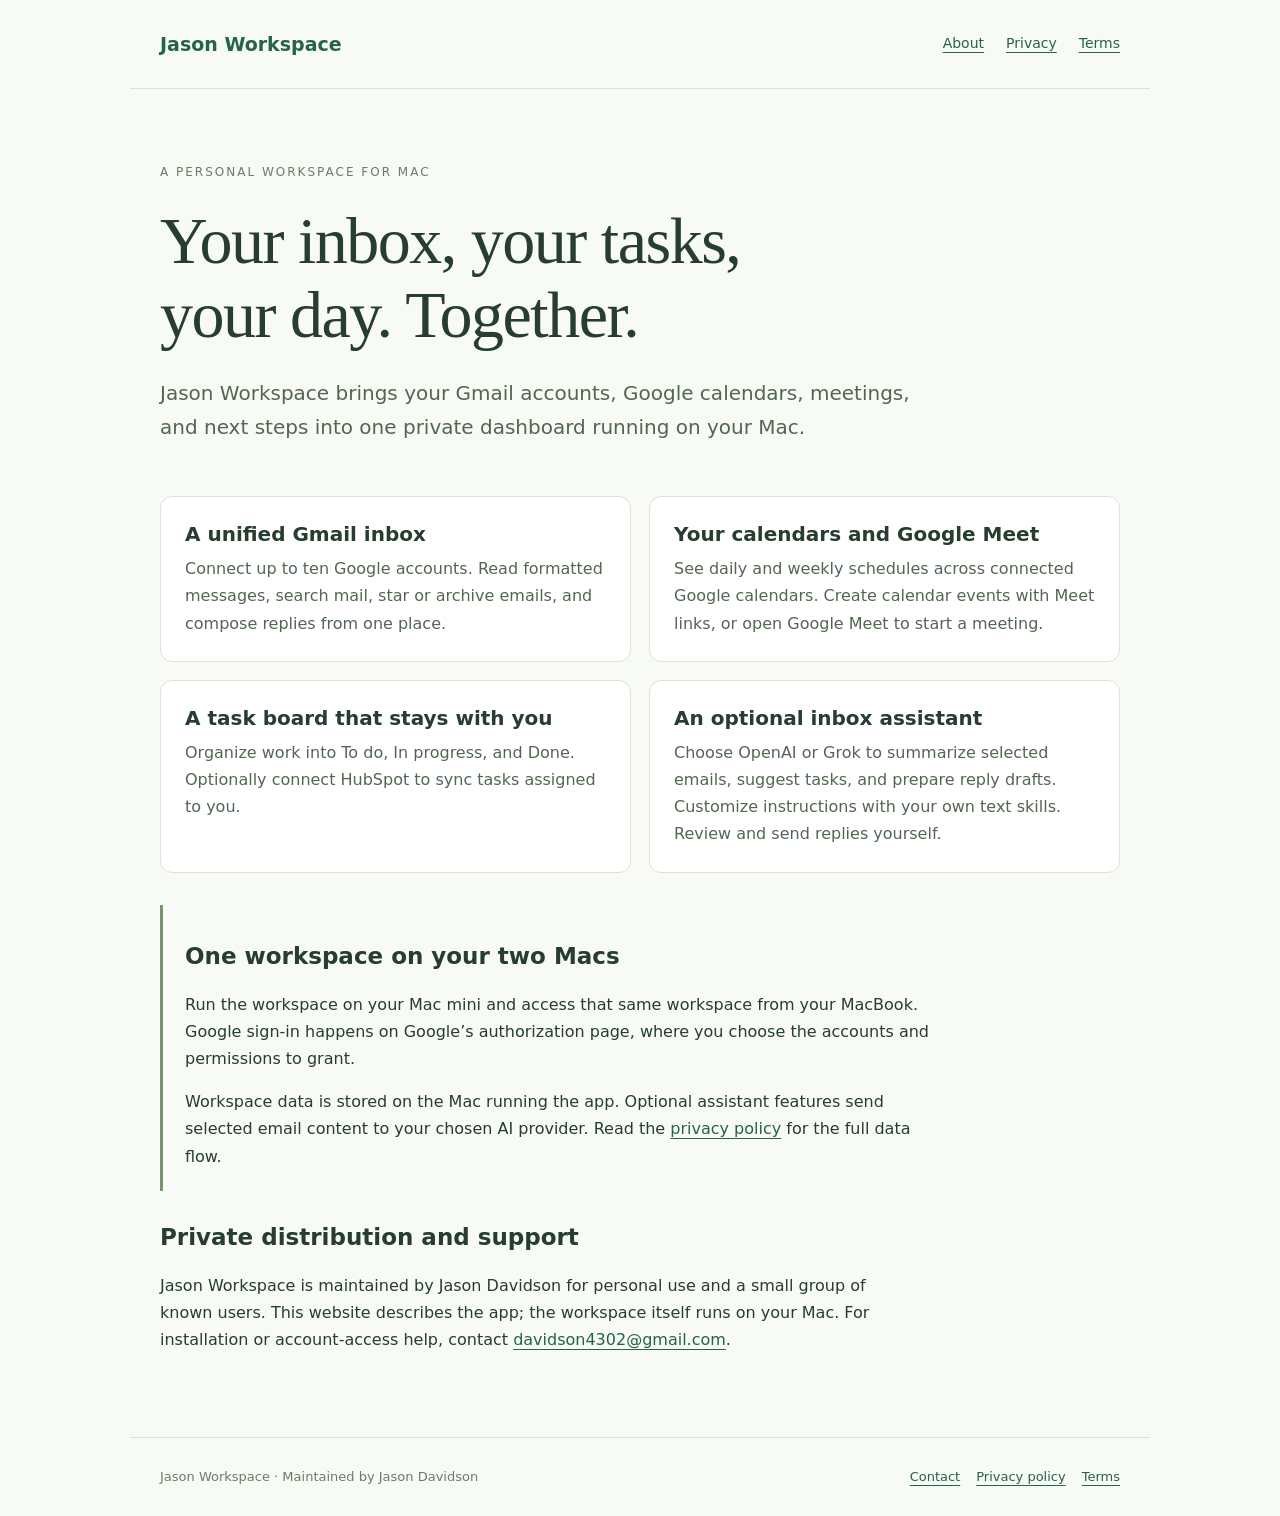
<file: index.html>
<!doctype html>
<html lang="en"><head><meta charset="utf-8"><meta name="viewport" content="width=device-width,initial-scale=1"><title>Jason Workspace | Gmail, calendar, and tasks together</title><meta name="description" content="A personal Mac dashboard for Gmail, Google Calendar, Google Meet, tasks, and an optional inbox assistant."><link rel="stylesheet" href="styles.css"><meta name="color-scheme" content="light"></head><body><header><a class="brand" href="./">Jason Workspace</a><nav aria-label="Main navigation"><a href="./">About</a><a href="privacy.html">Privacy</a><a href="terms.html">Terms</a></nav></header><main><section class="hero"><span class="eyebrow">A personal workspace for Mac</span><h1>Your inbox, your tasks,<br>your day. Together.</h1><p class="lead">Jason Workspace brings your Gmail accounts, Google calendars, meetings, and next steps into one private dashboard running on your Mac.</p></section><section class="grid" aria-label="Workspace features"><article class="card"><h2>A unified Gmail inbox</h2><p>Connect up to ten Google accounts. Read formatted messages, search mail, star or archive emails, and compose replies from one place.</p></article><article class="card"><h2>Your calendars and Google Meet</h2><p>See daily and weekly schedules across connected Google calendars. Create calendar events with Meet links, or open Google Meet to start a meeting.</p></article><article class="card"><h2>A task board that stays with you</h2><p>Organize work into To do, In progress, and Done. Optionally connect HubSpot to sync tasks assigned to you.</p></article><article class="card"><h2>An optional inbox assistant</h2><p>Choose OpenAI or Grok to summarize selected emails, suggest tasks, and prepare reply drafts. Customize instructions with your own text skills. Review and send replies yourself.</p></article></section><section class="note"><h2>One workspace on your two Macs</h2><p>Run the workspace on your Mac mini and access that same workspace from your MacBook. Google sign-in happens on Google’s authorization page, where you choose the accounts and permissions to grant.</p><p>Workspace data is stored on the Mac running the app. Optional assistant features send selected email content to your chosen AI provider. Read the <a href="privacy.html">privacy policy</a> for the full data flow.</p></section><h2>Private distribution and support</h2><p>Jason Workspace is maintained by Jason Davidson for personal use and a small group of known users. This website describes the app; the workspace itself runs on your Mac. For installation or account-access help, contact <a href="mailto:davidson4302@gmail.com">davidson4302@gmail.com</a>.</p></main><footer><span>Jason Workspace · Maintained by Jason Davidson</span><span><a href="mailto:davidson4302@gmail.com">Contact</a><a href="privacy.html">Privacy policy</a><a href="terms.html">Terms</a></span></footer></body></html>
</file>
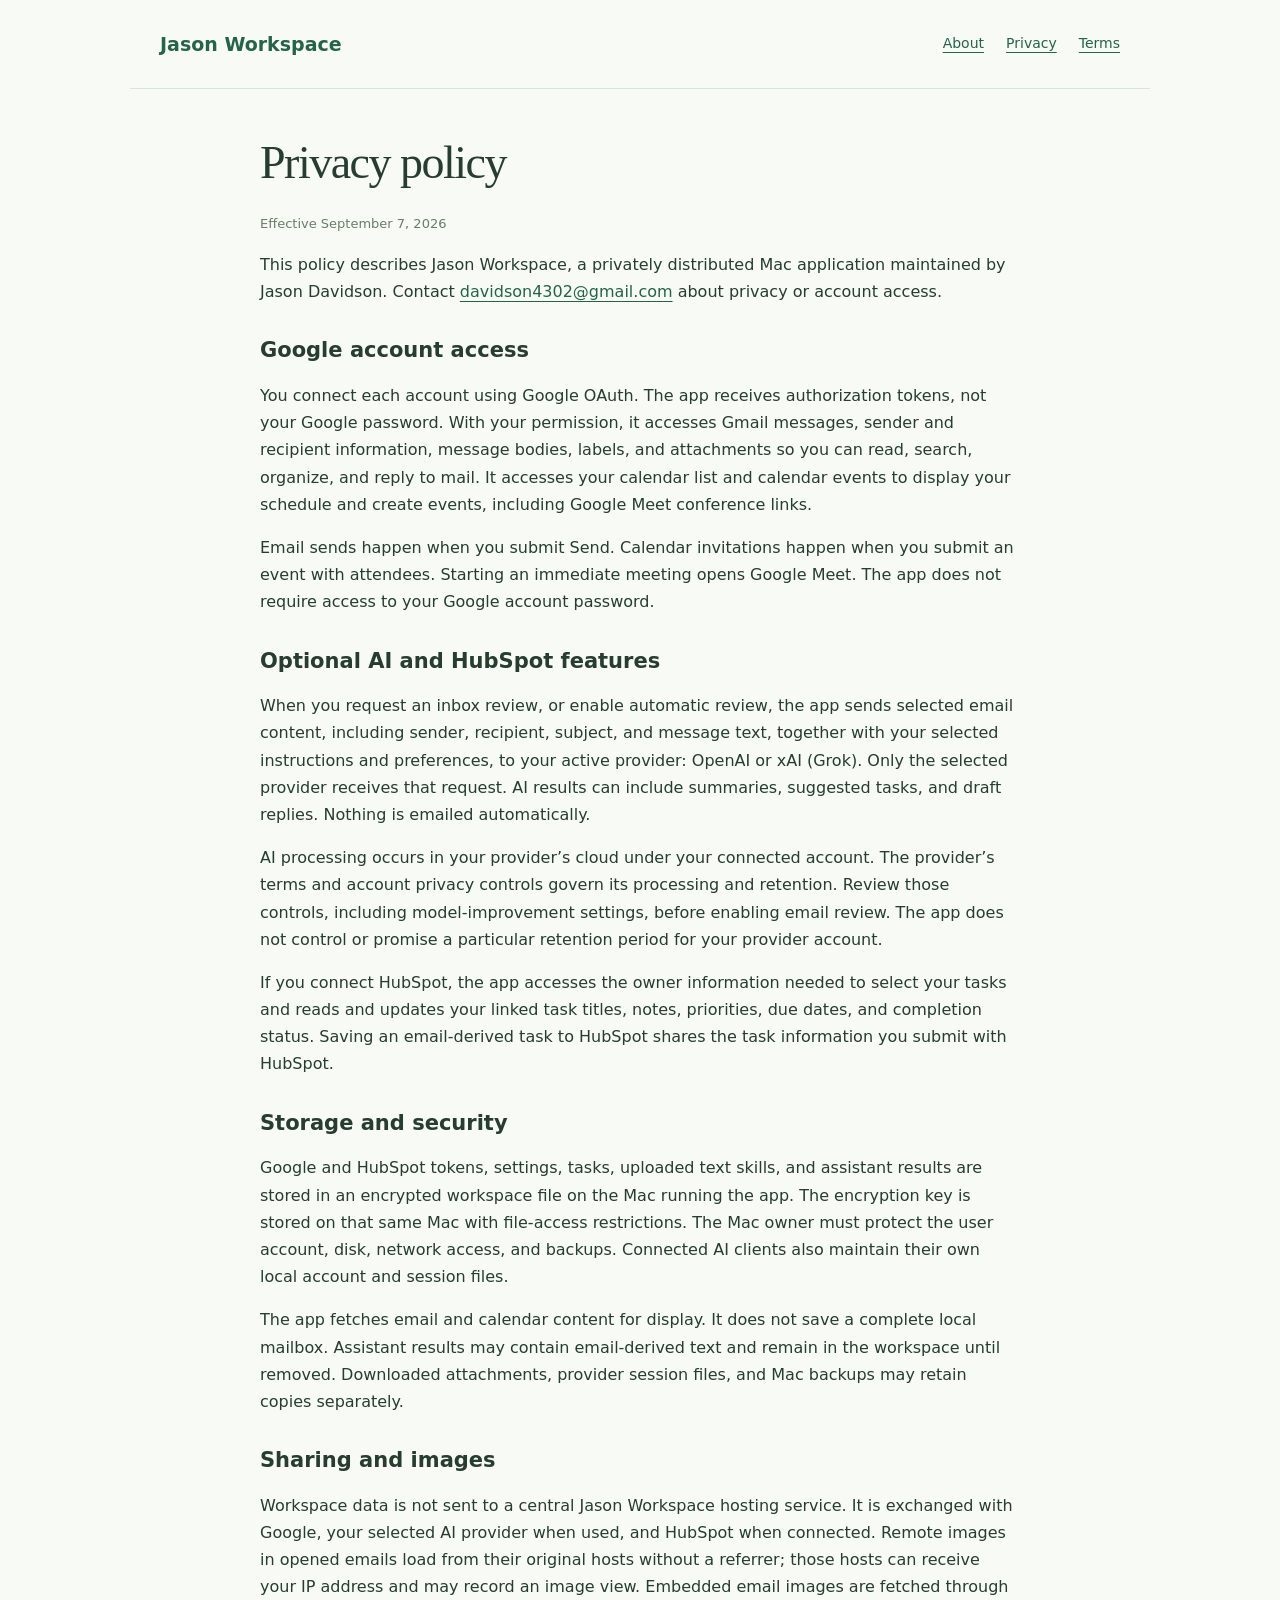
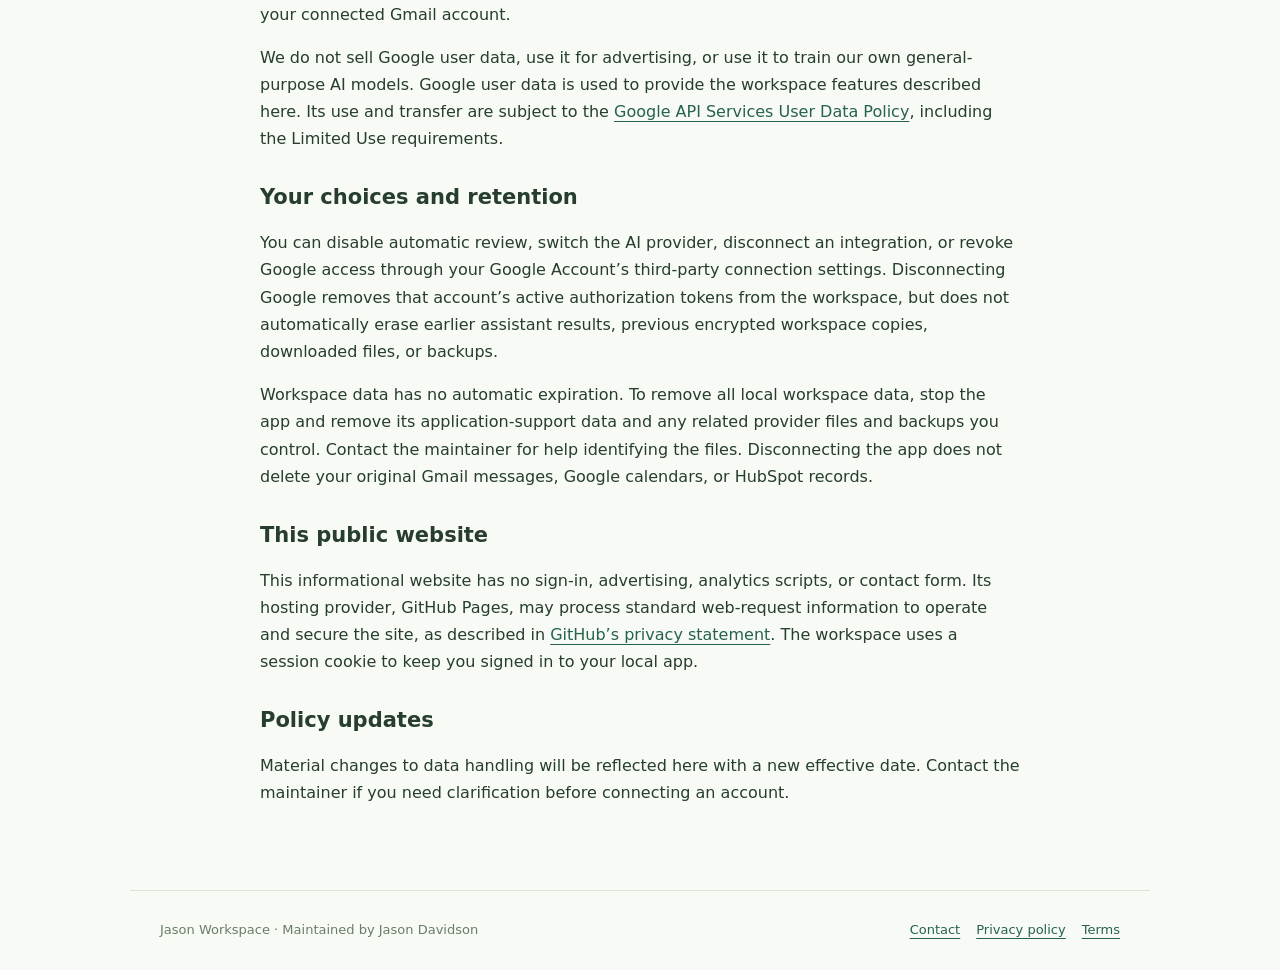
<file: privacy.html>
<!doctype html>
<html lang="en"><head><meta charset="utf-8"><meta name="viewport" content="width=device-width,initial-scale=1"><title>Privacy Policy | Jason Workspace</title><meta name="description" content="How Jason Workspace accesses, uses, stores, and shares Google account data and optional AI integration data."><link rel="stylesheet" href="styles.css"><meta name="color-scheme" content="light"></head><body><header><a class="brand" href="./">Jason Workspace</a><nav aria-label="Main navigation"><a href="./">About</a><a href="privacy.html">Privacy</a><a href="terms.html">Terms</a></nav></header><main class="policy"><h1>Privacy policy</h1><p class="updated">Effective September 7, 2026</p><p>This policy describes Jason Workspace, a privately distributed Mac application maintained by Jason Davidson. Contact <a href="mailto:davidson4302@gmail.com">davidson4302@gmail.com</a> about privacy or account access.</p><h2>Google account access</h2><p>You connect each account using Google OAuth. The app receives authorization tokens, not your Google password. With your permission, it accesses Gmail messages, sender and recipient information, message bodies, labels, and attachments so you can read, search, organize, and reply to mail. It accesses your calendar list and calendar events to display your schedule and create events, including Google Meet conference links.</p><p>Email sends happen when you submit Send. Calendar invitations happen when you submit an event with attendees. Starting an immediate meeting opens Google Meet. The app does not require access to your Google account password.</p><h2>Optional AI and HubSpot features</h2><p>When you request an inbox review, or enable automatic review, the app sends selected email content, including sender, recipient, subject, and message text, together with your selected instructions and preferences, to your active provider: OpenAI or xAI (Grok). Only the selected provider receives that request. AI results can include summaries, suggested tasks, and draft replies. Nothing is emailed automatically.</p><p>AI processing occurs in your provider’s cloud under your connected account. The provider’s terms and account privacy controls govern its processing and retention. Review those controls, including model-improvement settings, before enabling email review. The app does not control or promise a particular retention period for your provider account.</p><p>If you connect HubSpot, the app accesses the owner information needed to select your tasks and reads and updates your linked task titles, notes, priorities, due dates, and completion status. Saving an email-derived task to HubSpot shares the task information you submit with HubSpot.</p><h2>Storage and security</h2><p>Google and HubSpot tokens, settings, tasks, uploaded text skills, and assistant results are stored in an encrypted workspace file on the Mac running the app. The encryption key is stored on that same Mac with file-access restrictions. The Mac owner must protect the user account, disk, network access, and backups. Connected AI clients also maintain their own local account and session files.</p><p>The app fetches email and calendar content for display. It does not save a complete local mailbox. Assistant results may contain email-derived text and remain in the workspace until removed. Downloaded attachments, provider session files, and Mac backups may retain copies separately.</p><h2>Sharing and images</h2><p>Workspace data is not sent to a central Jason Workspace hosting service. It is exchanged with Google, your selected AI provider when used, and HubSpot when connected. Remote images in opened emails load from their original hosts without a referrer; those hosts can receive your IP address and may record an image view. Embedded email images are fetched through your connected Gmail account.</p><p>We do not sell Google user data, use it for advertising, or use it to train our own general-purpose AI models. Google user data is used to provide the workspace features described here. Its use and transfer are subject to the <a href="https://developers.google.com/terms/api-services-user-data-policy">Google API Services User Data Policy</a>, including the Limited Use requirements.</p><h2>Your choices and retention</h2><p>You can disable automatic review, switch the AI provider, disconnect an integration, or revoke Google access through your Google Account’s third-party connection settings. Disconnecting Google removes that account’s active authorization tokens from the workspace, but does not automatically erase earlier assistant results, previous encrypted workspace copies, downloaded files, or backups.</p><p>Workspace data has no automatic expiration. To remove all local workspace data, stop the app and remove its application-support data and any related provider files and backups you control. Contact the maintainer for help identifying the files. Disconnecting the app does not delete your original Gmail messages, Google calendars, or HubSpot records.</p><h2>This public website</h2><p>This informational website has no sign-in, advertising, analytics scripts, or contact form. Its hosting provider, GitHub Pages, may process standard web-request information to operate and secure the site, as described in <a href="https://docs.github.com/en/site-policy/privacy-policies/github-general-privacy-statement">GitHub’s privacy statement</a>. The workspace uses a session cookie to keep you signed in to your local app.</p><h2>Policy updates</h2><p>Material changes to data handling will be reflected here with a new effective date. Contact the maintainer if you need clarification before connecting an account.</p></main><footer><span>Jason Workspace · Maintained by Jason Davidson</span><span><a href="mailto:davidson4302@gmail.com">Contact</a><a href="privacy.html">Privacy policy</a><a href="terms.html">Terms</a></span></footer></body></html>
</file>
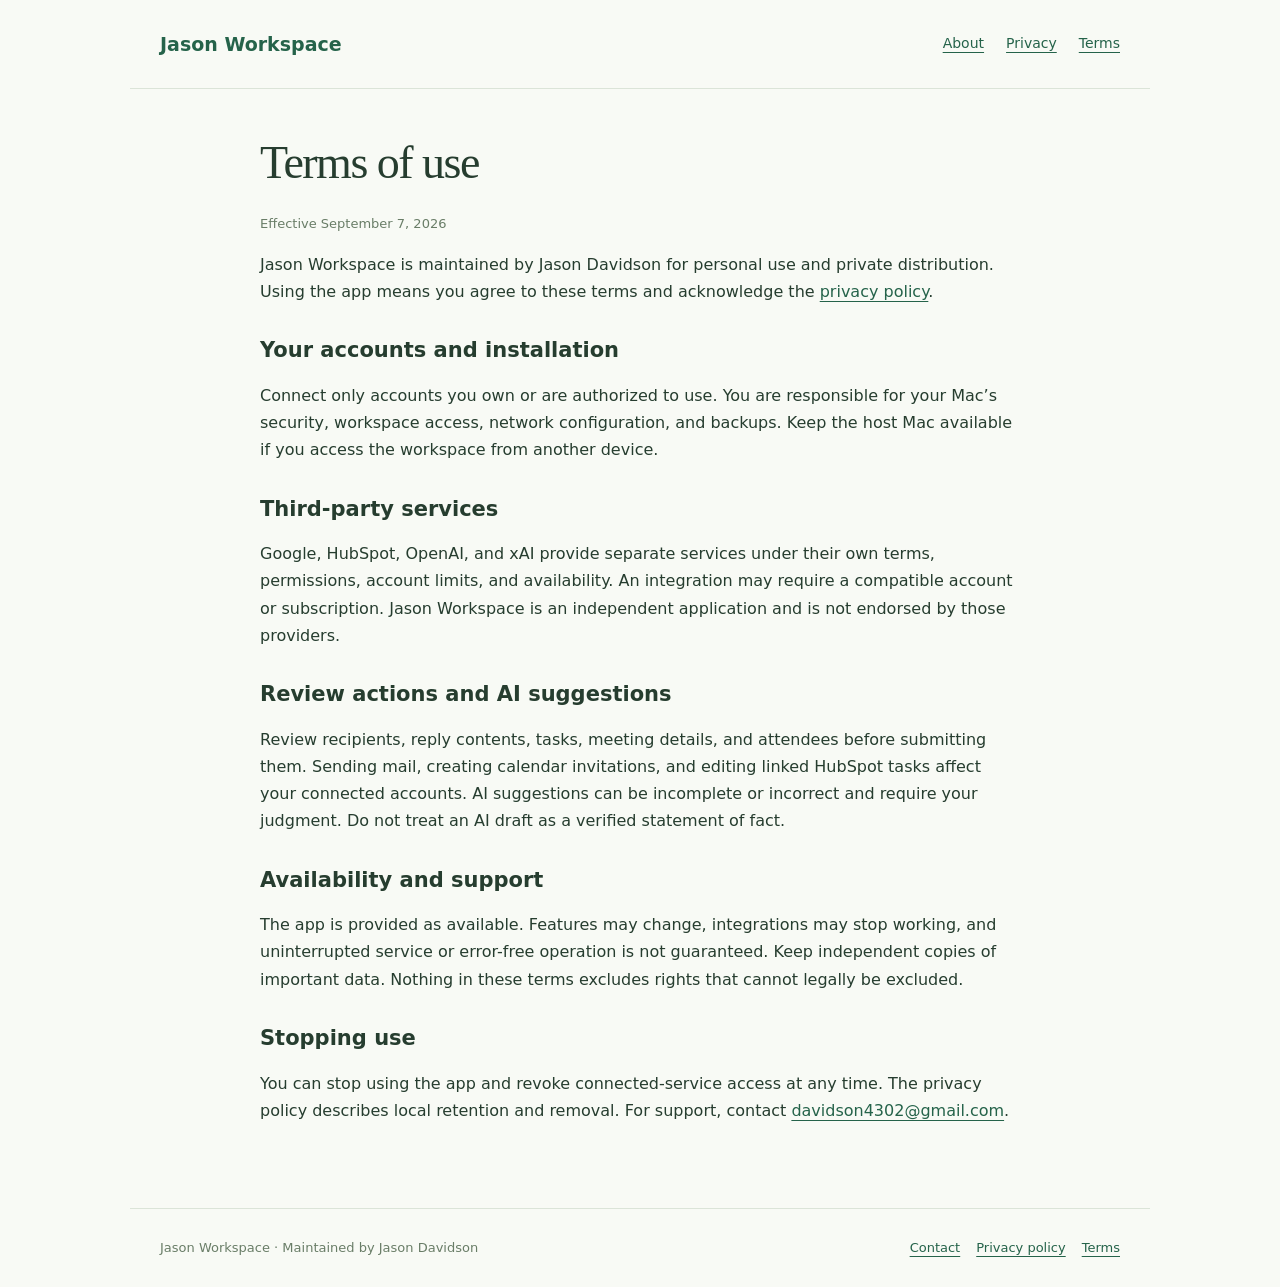
<file: terms.html>
<!doctype html>
<html lang="en"><head><meta charset="utf-8"><meta name="viewport" content="width=device-width,initial-scale=1"><title>Terms of Use | Jason Workspace</title><meta name="description" content="Terms for using Jason Workspace and its Google, task, and optional AI integrations."><link rel="stylesheet" href="styles.css"><meta name="color-scheme" content="light"></head><body><header><a class="brand" href="./">Jason Workspace</a><nav aria-label="Main navigation"><a href="./">About</a><a href="privacy.html">Privacy</a><a href="terms.html">Terms</a></nav></header><main class="policy"><h1>Terms of use</h1><p class="updated">Effective September 7, 2026</p><p>Jason Workspace is maintained by Jason Davidson for personal use and private distribution. Using the app means you agree to these terms and acknowledge the <a href="privacy.html">privacy policy</a>.</p><h2>Your accounts and installation</h2><p>Connect only accounts you own or are authorized to use. You are responsible for your Mac’s security, workspace access, network configuration, and backups. Keep the host Mac available if you access the workspace from another device.</p><h2>Third-party services</h2><p>Google, HubSpot, OpenAI, and xAI provide separate services under their own terms, permissions, account limits, and availability. An integration may require a compatible account or subscription. Jason Workspace is an independent application and is not endorsed by those providers.</p><h2>Review actions and AI suggestions</h2><p>Review recipients, reply contents, tasks, meeting details, and attendees before submitting them. Sending mail, creating calendar invitations, and editing linked HubSpot tasks affect your connected accounts. AI suggestions can be incomplete or incorrect and require your judgment. Do not treat an AI draft as a verified statement of fact.</p><h2>Availability and support</h2><p>The app is provided as available. Features may change, integrations may stop working, and uninterrupted service or error-free operation is not guaranteed. Keep independent copies of important data. Nothing in these terms excludes rights that cannot legally be excluded.</p><h2>Stopping use</h2><p>You can stop using the app and revoke connected-service access at any time. The privacy policy describes local retention and removal. For support, contact <a href="mailto:davidson4302@gmail.com">davidson4302@gmail.com</a>.</p></main><footer><span>Jason Workspace · Maintained by Jason Davidson</span><span><a href="mailto:davidson4302@gmail.com">Contact</a><a href="privacy.html">Privacy policy</a><a href="terms.html">Terms</a></span></footer></body></html>
</file>
<file: styles.css>
*{box-sizing:border-box}body{margin:0;background:#f8faf5;color:#263d2f;font:16px/1.7 system-ui,-apple-system,BlinkMacSystemFont,"Segoe UI",sans-serif}a{color:#25634a;text-underline-offset:4px}header,main,footer{max-width:1020px;margin:auto;padding:28px 30px}header{display:flex;justify-content:space-between;gap:24px;align-items:center;border-bottom:1px solid #dbe4d8}.brand{font-size:19px;font-weight:650;text-decoration:none}nav{display:flex;gap:22px;font-size:14px}.eyebrow{font-size:12px;text-transform:uppercase;letter-spacing:2px;color:#697d67}h1{font-family:Georgia,serif;font-weight:400;font-size:clamp(38px,6vw,66px);line-height:1.12;letter-spacing:-1.5px;margin:20px 0 24px}h2{font-size:23px;line-height:1.3;margin-top:32px}p{max-width:760px}.lead{font-size:20px;color:#536651}.hero{padding:40px 0 32px}.grid{display:grid;grid-template-columns:1fr 1fr;gap:18px}.card{padding:24px;background:white;border:1px solid #dbe4d8;border-radius:12px}.card h2{margin:0 0 8px;font-size:20px}.card p{margin:0;color:#536651}.note{border-left:3px solid #78946e;padding:5px 22px;margin:32px 0}.policy{max-width:820px}.policy h1{font-size:46px}.policy h2{font-size:21px}.updated{font-size:13px;color:#697d67}footer{font-size:13px;color:#697d67;border-top:1px solid #dbe4d8;margin-top:40px;display:flex;flex-wrap:wrap;gap:12px;justify-content:space-between}footer a{margin-left:16px}@media(max-width:600px){header,main,footer{padding:22px}header{align-items:flex-start;flex-direction:column;gap:12px}.grid{grid-template-columns:1fr}.hero{padding-top:22px}nav{gap:20px}}
</file>
